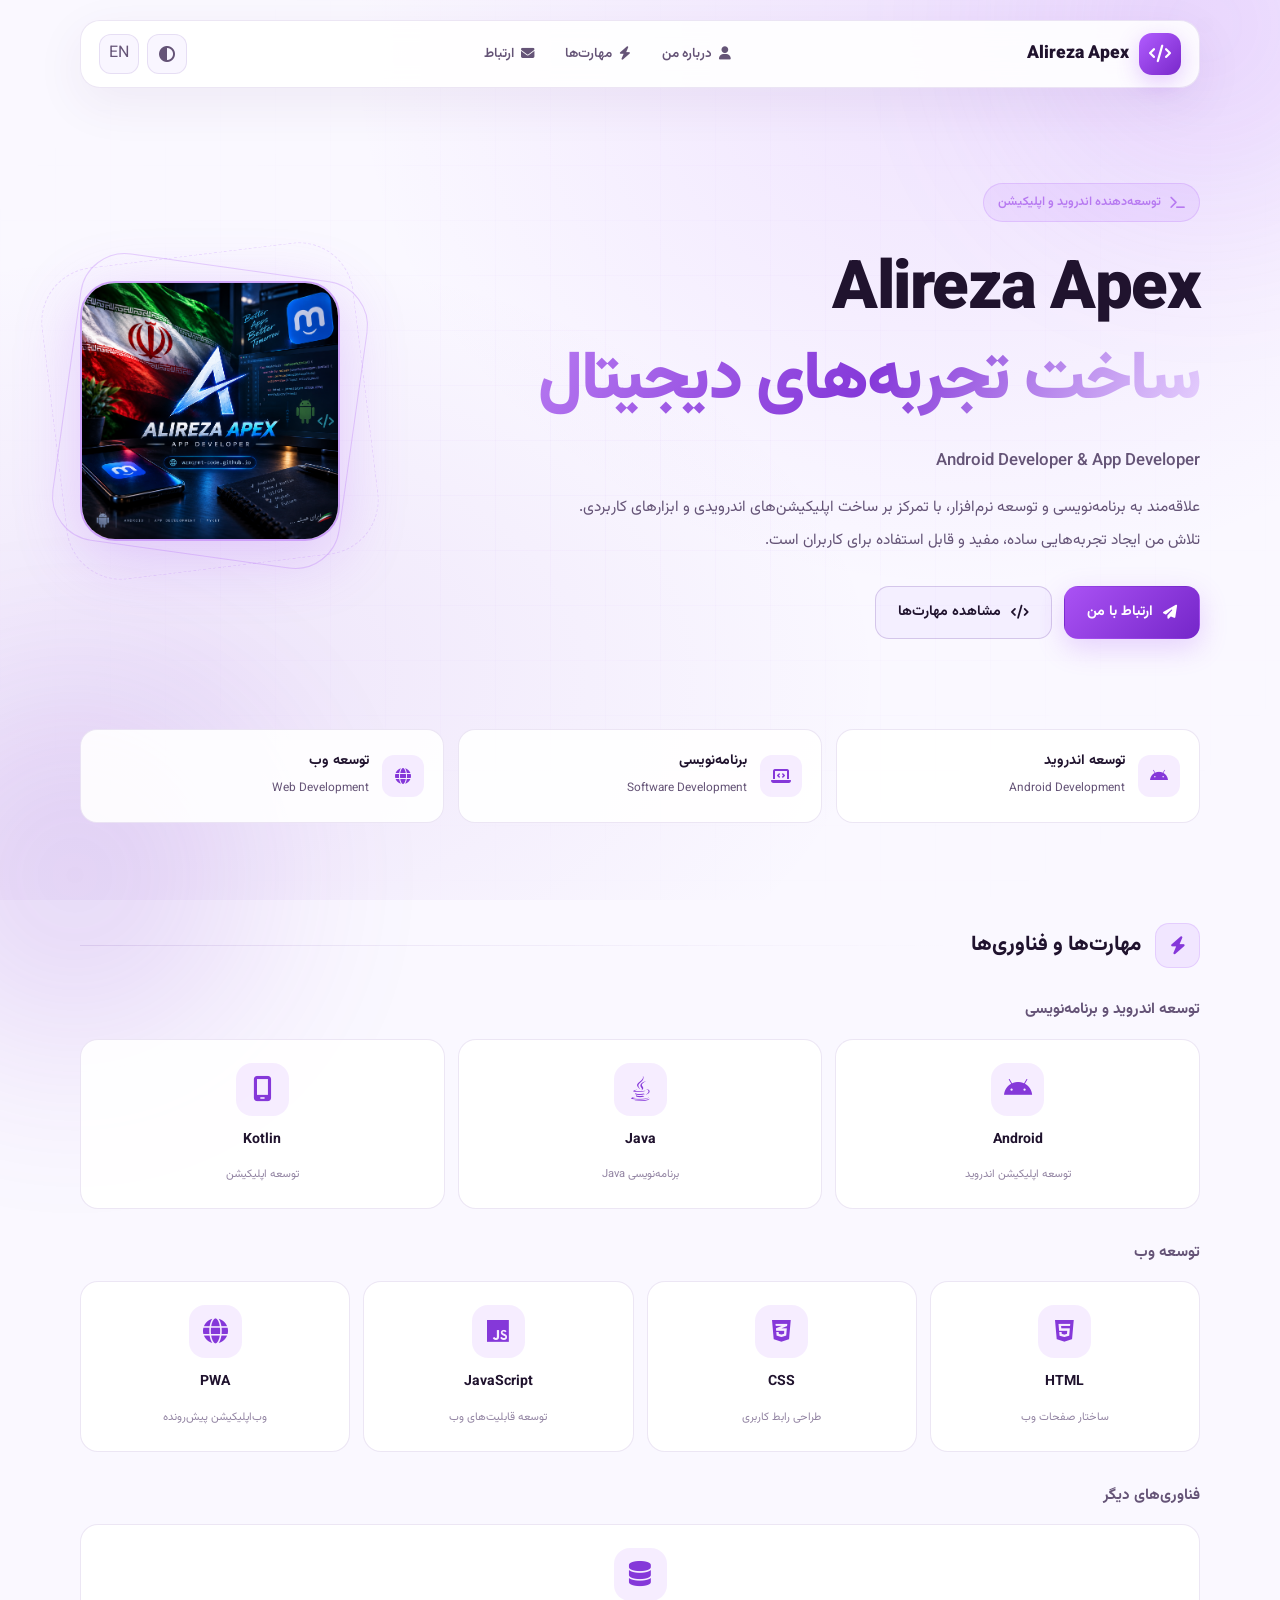
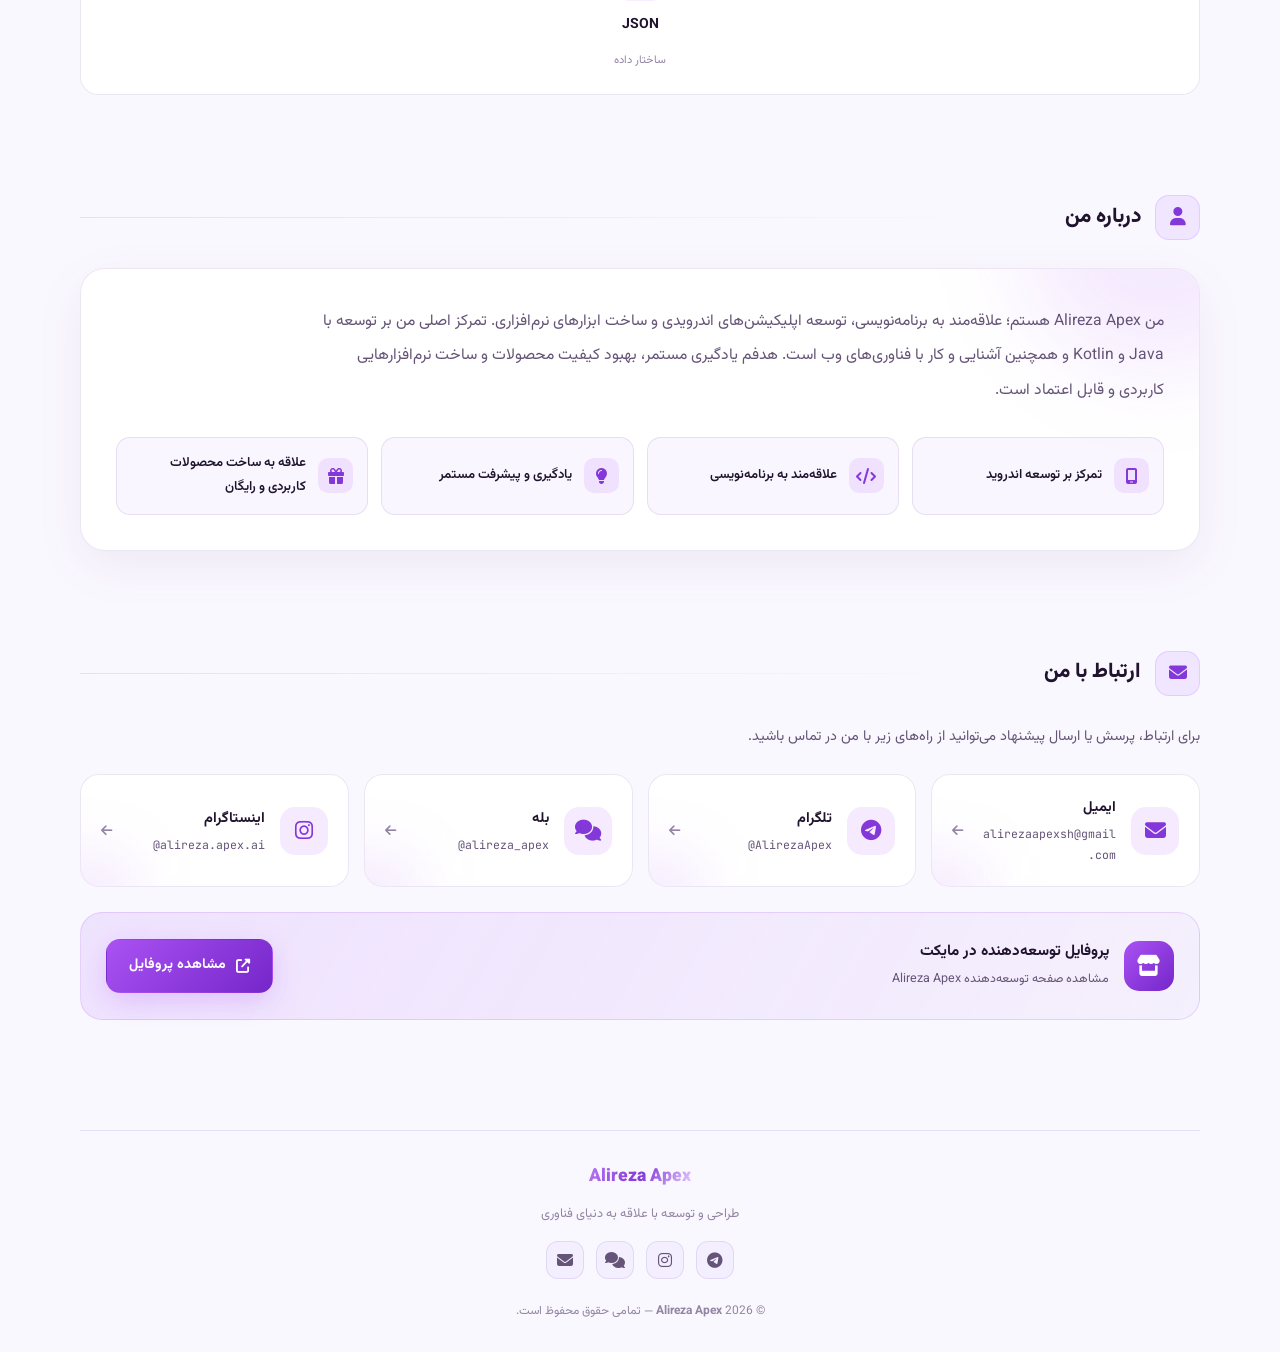
<file: index.html>
<!DOCTYPE html>
<html lang="fa" dir="rtl">
<head>
    <meta charset="UTF-8">
    <meta name="viewport" content="width=device-width, initial-scale=1.0">

    <title>Alireza Apex | Android Developer</title>

    <meta name="description" content="وب‌سایت رسمی Alireza Apex؛ توسعه‌دهنده اندروید و اپلیکیشن با تمرکز بر Java، Kotlin و فناوری‌های توسعه نرم‌افزار.">
    <meta name="author" content="Alireza Apex">
    <meta name="robots" content="index, follow, max-image-preview:large">

    <meta name="theme-color" content="#080711">
    <meta name="color-scheme" content="dark light">

    <meta name="application-name" content="Alireza Apex">
    <meta name="apple-mobile-web-app-capable" content="yes">
    <meta name="apple-mobile-web-app-status-bar-style" content="black-translucent">
    <meta name="apple-mobile-web-app-title" content="Alireza Apex">

    <link rel="canonical" href="https://wzxqrmt-code.github.io/">

    <link rel="icon"
          href="https://wzxqrmt-code.github.io/AlirezaApex.png"
          type="image/png">

    <link rel="apple-touch-icon"
          href="https://wzxqrmt-code.github.io/AlirezaApex.png">

    <!-- Open Graph -->
    <meta property="og:type" content="website">
    <meta property="og:title" content="Alireza Apex | Android Developer">
    <meta property="og:description" content="وب‌سایت رسمی Alireza Apex؛ توسعه‌دهنده اندروید و اپلیکیشن.">
    <meta property="og:url" content="https://wzxqrmt-code.github.io/">
    <meta property="og:image" content="https://wzxqrmt-code.github.io/AlirezaApex.png">
    <meta property="og:image:alt" content="Alireza Apex">
    <meta property="og:site_name" content="Alireza Apex">
    <meta property="og:locale" content="fa_IR">
    <meta property="og:locale:alternate" content="en_US">

    <!-- Twitter / X -->
    <meta name="twitter:card" content="summary">
    <meta name="twitter:title" content="Alireza Apex | Android Developer">
    <meta name="twitter:description" content="Official website of Alireza Apex. Android and App Developer.">
    <meta name="twitter:image" content="https://wzxqrmt-code.github.io/AlirezaApex.png">

    <!-- Structured Data -->
    <script type="application/ld+json" id="structuredData">
    {
        "@context": "https://schema.org",
        "@graph": [
            {
                "@type": "Person",
                "@id": "https://wzxqrmt-code.github.io/#person",
                "name": "Alireza Apex",
                "url": "https://wzxqrmt-code.github.io/",
                "image": "https://wzxqrmt-code.github.io/AlirezaApex.png",
                "jobTitle": "Android Developer",
                "description": "Android and App Developer interested in building practical software and mobile applications.",
                "knowsAbout": [
                    "Android Development",
                    "Java",
                    "Kotlin",
                    "HTML",
                    "CSS",
                    "JavaScript",
                    "Progressive Web Apps",
                    "JSON"
                ],
                "sameAs": [
                    "https://myket.ir/developer/dev-99625/apps?lang=fa",
                    "https://t.me/AlirezaApex",
                    "https://ble.ir/alireza_apex",
                    "https://www.instagram.com/alireza.apex.ai"
                ]
            },
            {
                "@type": "WebSite",
                "@id": "https://wzxqrmt-code.github.io/#website",
                "url": "https://wzxqrmt-code.github.io/",
                "name": "Alireza Apex",
                "description": "Official website of Alireza Apex.",
                "publisher": {
                    "@id": "https://wzxqrmt-code.github.io/#person"
                },
                "inLanguage": [
                    "fa-IR",
                    "en-US"
                ]
            }
        ]
    }
    </script>

    <!-- Analytics -->
    <script
        data-goatcounter="https://alireza-apex.goatcounter.com/count"
        async
        src="https://gc.zgo.at/count.js">
    </script>

    <!-- Fonts -->
    <link rel="preconnect" href="https://fonts.googleapis.com">
    <link rel="preconnect" href="https://fonts.gstatic.com" crossorigin>

    <link href="https://fonts.googleapis.com/css2?family=Vazirmatn:wght@300;400;500;600;700;800;900&family=JetBrains+Mono:wght@400;500;700&display=swap"
          rel="stylesheet">

    <!-- Icons -->
    <link rel="stylesheet"
          href="https://cdnjs.cloudflare.com/ajax/libs/font-awesome/6.5.2/css/all.min.css">

    <style>

        /* =========================
           ROOT & VARIABLES
        ========================= */

        :root {
            color-scheme: dark;

            --bg: #080711;
            --bg-secondary: #0d0b19;

            --surface: rgba(255,255,255,.035);
            --surface-hover: rgba(255,255,255,.065);

            --card: rgba(17,15,31,.78);

            --border: rgba(255,255,255,.085);
            --border-strong: rgba(255,255,255,.15);

            --text: #f7f5fc;
            --text-muted: #aaa5ba;
            --text-dim: #777185;

            --primary: #a855f7;
            --primary-dark: #7928ca;
            --primary-light: #d8b4fe;

            --green: #36d399;

            --shadow: 0 15px 50px rgba(0,0,0,.18);

            --radius-sm: 12px;
            --radius-md: 18px;
            --radius-lg: 26px;

            --transition: .3s ease;
        }

        body.light-theme {
            color-scheme: light;

            --bg: #faf8ff;
            --bg-secondary: #f1ecfa;

            --surface: rgba(122,44,255,.045);
            --surface-hover: rgba(122,44,255,.085);

            --card: rgba(255,255,255,.9);

            --border: rgba(100,50,160,.12);
            --border-strong: rgba(100,50,160,.22);

            --text: #20132e;
            --text-muted: #655477;
            --text-dim: #9385a3;

            --primary: #8538d9;
            --primary-dark: #6622bb;
            --primary-light: #b77af1;

            --shadow: 0 15px 50px rgba(80,40,120,.07);
        }


        /* =========================
           RESET
        ========================= */

        * {
            margin: 0;
            padding: 0;
            box-sizing: border-box;
        }

        html {
            scroll-behavior: smooth;
            scroll-padding-top: 110px;
        }

        body {
            font-family: 'Vazirmatn', sans-serif;

            background: var(--bg);
            color: var(--text);

            line-height: 1.8;
            min-height: 100vh;

            overflow-x: hidden;

            transition:
                background .4s,
                color .4s;
        }

        button,
        a {
            font: inherit;
            -webkit-tap-highlight-color: transparent;
        }

        button {
            color: inherit;
        }

        a {
            color: inherit;
            text-decoration: none;
        }

        button:focus-visible,
        a:focus-visible {
            outline: 2px solid var(--primary);
            outline-offset: 4px;
        }

        ::selection {
            background: var(--primary);
            color: white;
        }


        /* =========================
           BACKGROUND
        ========================= */

        .background {
            position: fixed;
            inset: 0;
            z-index: -5;
            pointer-events: none;
            overflow: hidden;

            background:
                radial-gradient(
                    ellipse at 75% 5%,
                    rgba(168,85,247,.13),
                    transparent 45%
                ),
                radial-gradient(
                    ellipse at 15% 75%,
                    rgba(121,40,202,.09),
                    transparent 45%
                ),
                var(--bg);
        }

        .background-grid {
            position: fixed;
            inset: 0;
            z-index: -4;
            pointer-events: none;

            background-image:
                linear-gradient(
                    rgba(168,85,247,.035) 1px,
                    transparent 1px
                ),
                linear-gradient(
                    90deg,
                    rgba(168,85,247,.035) 1px,
                    transparent 1px
                );

            background-size: 55px 55px;

            mask-image:
                radial-gradient(
                    ellipse at center,
                    black,
                    transparent 85%
                );

            -webkit-mask-image:
                radial-gradient(
                    ellipse at center,
                    black,
                    transparent 85%
                );
        }

        .orb {
            position: fixed;
            width: 350px;
            height: 350px;

            border-radius: 50%;
            filter: blur(100px);

            z-index: -3;
            pointer-events: none;

            opacity: .16;

            animation: floating 22s ease-in-out infinite;
        }

        .orb-one {
            background: #a855f7;
            top: -150px;
            right: -100px;
        }

        .orb-two {
            background: #7928ca;
            bottom: -150px;
            left: -100px;
            animation-delay: -10s;
        }

        @keyframes floating {
            0%,100% {
                transform: translate(0,0);
            }

            50% {
                transform: translate(30px,-35px);
            }
        }


        /* =========================
           GENERAL
        ========================= */

        .container {
            width: min(1120px, calc(100% - 40px));
            margin: auto;
        }

        .section {
            margin-top: 100px;
            scroll-margin-top: 110px;
        }

        .section-heading {
            display: flex;
            align-items: center;
            gap: 14px;

            margin-bottom: 28px;
        }

        .section-icon {
            width: 45px;
            height: 45px;

            display: grid;
            place-items: center;

            border-radius: 14px;

            color: var(--primary);

            background: rgba(168,85,247,.1);
            border: 1px solid rgba(168,85,247,.18);

            font-size: 18px;
            flex-shrink: 0;
        }

        .section-heading h2 {
            font-size: 1.3rem;
            font-weight: 800;
        }

        .heading-line {
            flex: 1;
            height: 1px;

            background:
                linear-gradient(
                    90deg,
                    var(--border),
                    transparent
                );
        }

        .gradient-text {
            background:
                linear-gradient(
                    120deg,
                    var(--primary-light),
                    var(--primary),
                    #e9d5ff
                );

            -webkit-background-clip: text;
            background-clip: text;

            -webkit-text-fill-color: transparent;
        }


        /* =========================
           HEADER
        ========================= */

        .header {
            position: sticky;
            top: 15px;
            z-index: 100;

            margin-top: 20px;
            padding: 12px 18px;

            display: flex;
            align-items: center;
            justify-content: space-between;

            gap: 15px;

            background: var(--card);

            border: 1px solid var(--border);
            border-radius: 20px;

            backdrop-filter: blur(22px);
            -webkit-backdrop-filter: blur(22px);

            box-shadow: var(--shadow);
        }

        .logo {
            display: flex;
            align-items: center;
            gap: 10px;

            font-size: 1.1rem;
            font-weight: 900;

            white-space: nowrap;
        }

        .logo-icon {
            width: 42px;
            height: 42px;

            display: grid;
            place-items: center;

            border-radius: 13px;

            color: white;

            background:
                linear-gradient(
                    135deg,
                    #b15cff,
                    #7928ca
                );

            box-shadow:
                0 7px 22px rgba(168,85,247,.3);
        }

        .navigation {
            display: flex;
            align-items: center;
            gap: 5px;

            list-style: none;
        }

        .navigation a {
            display: flex;
            align-items: center;
            gap: 7px;

            padding: 9px 13px;

            border-radius: 11px;

            color: var(--text-muted);

            font-size: .84rem;
            font-weight: 600;

            transition: var(--transition);
        }

        .navigation a:hover {
            color: var(--primary);
            background: var(--surface-hover);
        }

        .header-actions {
            display: flex;
            align-items: center;
            gap: 8px;
        }

        .icon-button {
            width: 40px;
            height: 40px;

            display: grid;
            place-items: center;

            border-radius: 12px;

            border: 1px solid var(--border);
            background: var(--surface);

            color: var(--text-muted);

            cursor: pointer;

            transition: var(--transition);
        }

        .icon-button:hover {
            color: var(--primary);
            border-color: var(--primary);
            transform: translateY(-2px);
        }


        /* =========================
           HERO
        ========================= */

        .hero {
            padding: 95px 0 25px;

            display: grid;
            grid-template-columns: 1fr auto;

            align-items: center;
            gap: 60px;
        }

        .hero-content {
            animation: fade-up .8s ease both;
        }

        .hero-tag {
            display: inline-flex;
            align-items: center;
            gap: 9px;

            padding: 7px 14px;

            border-radius: 100px;

            color: var(--primary-light);

            background: rgba(168,85,247,.09);
            border: 1px solid rgba(168,85,247,.2);

            font-size: .78rem;
            font-weight: 600;

            margin-bottom: 25px;
        }

        .hero-tag i {
            font-size: 13px;
        }

        .hero h1 {
            font-size: clamp(2.3rem, 5.5vw, 4.2rem);

            font-weight: 900;
            line-height: 1.35;

            letter-spacing: -1.5px;

            margin-bottom: 18px;
        }

        .hero-subtitle {
            color: var(--text-muted);

            font-size: 1.05rem;
            font-weight: 500;

            margin-bottom: 15px;
        }

        .hero-description {
            max-width: 650px;

            color: var(--text-muted);

            font-size: .96rem;
            line-height: 2.1;

            margin-bottom: 30px;
        }

        .hero-buttons {
            display: flex;
            flex-wrap: wrap;
            gap: 12px;
        }

        .button-primary,
        .button-secondary {
            display: inline-flex;
            align-items: center;
            justify-content: center;

            gap: 10px;

            padding: 13px 22px;

            border-radius: 14px;

            font-size: .88rem;
            font-weight: 700;

            cursor: pointer;

            transition: var(--transition);
        }

        .button-primary {
            color: white;

            background:
                linear-gradient(
                    135deg,
                    #aa52f4,
                    #7526c9
                );

            border: 1px solid transparent;

            box-shadow:
                0 9px 28px rgba(168,85,247,.24);
        }

        .button-primary:hover {
            transform: translateY(-3px);

            box-shadow:
                0 13px 35px rgba(168,85,247,.38);
        }

        .button-secondary {
            color: var(--text);

            background: var(--surface);

            border: 1px solid var(--border-strong);
        }

        .button-secondary:hover {
            color: var(--primary);
            border-color: var(--primary);

            background: var(--surface-hover);
        }

        .hero-image {
            position: relative;

            width: 260px;
            height: 260px;

            flex-shrink: 0;
        }

        .hero-image::before {
            content: '';

            position: absolute;
            inset: -15px;

            border-radius: 45px;

            border: 1px solid rgba(168,85,247,.25);

            transform: rotate(8deg);
        }

        .hero-image::after {
            content: '';

            position: absolute;
            inset: -27px;

            border-radius: 55px;

            border: 1px dashed rgba(168,85,247,.17);

            transform: rotate(-7deg);
        }

        .hero-image img {
            width: 100%;
            height: 100%;

            object-fit: cover;

            border-radius: 35px;

            border: 2px solid rgba(168,85,247,.5);

            box-shadow:
                0 15px 65px rgba(168,85,247,.25);

            position: relative;
            z-index: 1;
        }


        /* =========================
           INTRO STRIP
        ========================= */

        .intro-strip {
            display: grid;
            grid-template-columns: repeat(3,1fr);

            gap: 14px;

            margin-top: 65px;
        }

        .intro-item {
            display: flex;
            align-items: center;
            gap: 13px;

            padding: 19px;

            background: var(--card);

            border: 1px solid var(--border);
            border-radius: 17px;

            transition: var(--transition);
        }

        .intro-item:hover {
            transform: translateY(-4px);
            border-color: var(--primary);
        }

        .intro-item-icon {
            width: 42px;
            height: 42px;

            display: grid;
            place-items: center;

            border-radius: 12px;

            color: var(--primary);

            background: rgba(168,85,247,.1);

            flex-shrink: 0;
        }

        .intro-item strong {
            display: block;
            font-size: .88rem;
        }

        .intro-item span {
            color: var(--text-muted);
            font-size: .74rem;
        }


        /* =========================
           SKILLS
        ========================= */

        .skills-category {
            margin-bottom: 30px;
        }

        .category-title {
            font-size: .95rem;
            font-weight: 700;

            color: var(--text-muted);

            margin-bottom: 15px;
        }

        .skills-grid {
            display: grid;

            grid-template-columns:
                repeat(auto-fit,minmax(135px,1fr));

            gap: 13px;
        }

        .skill-card {
            padding: 23px 13px;

            display: flex;
            flex-direction: column;

            align-items: center;
            justify-content: center;

            gap: 12px;

            text-align: center;

            background: var(--card);

            border: 1px solid var(--border);
            border-radius: 18px;

            transition: var(--transition);
        }

        .skill-card:hover {
            transform: translateY(-5px);

            border-color: rgba(168,85,247,.5);

            box-shadow:
                0 12px 35px rgba(168,85,247,.1);
        }

        .skill-icon {
            width: 53px;
            height: 53px;

            display: grid;
            place-items: center;

            border-radius: 16px;

            color: var(--primary);

            background: rgba(168,85,247,.1);

            font-size: 25px;
        }

        .skill-card strong {
            font-size: .88rem;
        }

        .skill-card small {
            color: var(--text-dim);
            font-size: .7rem;
        }


        /* =========================
           ABOUT
        ========================= */

        .about-card {
            position: relative;
            overflow: hidden;

            padding: 35px;

            background: var(--card);

            border: 1px solid var(--border);
            border-radius: 25px;

            box-shadow: var(--shadow);
        }

        .about-card::before {
            content: '';

            position: absolute;

            width: 280px;
            height: 280px;

            top: -180px;
            right: -100px;

            border-radius: 50%;

            background: rgba(168,85,247,.12);

            filter: blur(45px);
            pointer-events: none;
        }

        .about-description {
            position: relative;

            color: var(--text-muted);

            font-size: .98rem;
            line-height: 2.2;

            max-width: 850px;

            margin-bottom: 30px;
        }

        .about-features {
            display: grid;

            grid-template-columns:
                repeat(auto-fit,minmax(220px,1fr));

            gap: 13px;
        }

        .about-feature {
            display: flex;
            align-items: center;
            gap: 12px;

            padding: 14px;

            background: var(--surface);

            border: 1px solid var(--border);
            border-radius: 14px;

            transition: var(--transition);
        }

        .about-feature:hover {
            border-color: var(--primary);
            background: var(--surface-hover);
        }

        .about-feature i {
            width: 35px;
            height: 35px;

            display: grid;
            place-items: center;

            border-radius: 10px;

            background: rgba(168,85,247,.12);

            color: var(--primary);

            flex-shrink: 0;
        }

        .about-feature span {
            font-size: .82rem;
            font-weight: 600;
        }


        /* =========================
           CONTACT
        ========================= */

        .contact-description {
            color: var(--text-muted);

            font-size: .9rem;

            margin-bottom: 25px;
        }

        .contact-grid {
            display: grid;

            grid-template-columns:
                repeat(auto-fit,minmax(230px,1fr));

            gap: 15px;
        }

        .contact-card {
            position: relative;
            overflow: hidden;

            display: flex;
            align-items: center;
            gap: 15px;

            padding: 20px;

            background: var(--card);

            border: 1px solid var(--border);
            border-radius: 19px;

            transition: var(--transition);
        }

        .contact-card::after {
            content: '';

            position: absolute;

            width: 100px;
            height: 100px;

            bottom: -70px;
            left: -50px;

            background: rgba(168,85,247,.12);

            filter: blur(30px);

            pointer-events: none;
        }

        .contact-card:hover {
            transform: translateY(-5px);

            border-color: var(--primary);

            box-shadow:
                0 12px 35px rgba(168,85,247,.1);
        }

        .contact-icon {
            width: 48px;
            height: 48px;

            display: grid;
            place-items: center;

            flex-shrink: 0;

            border-radius: 15px;

            color: var(--primary);

            background: rgba(168,85,247,.12);

            font-size: 21px;
        }

        .contact-info {
            min-width: 0;
        }

        .contact-info strong {
            display: block;

            font-size: .9rem;
            margin-bottom: 3px;
        }

        .contact-info span {
            display: block;

            color: var(--text-muted);

            font-family: 'JetBrains Mono', monospace;

            font-size: .72rem;

            direction: ltr;
            text-align: right;

            overflow-wrap: anywhere;
        }

        .contact-arrow {
            margin-right: auto;

            color: var(--text-dim);

            font-size: 13px;

            transition: var(--transition);
        }

        .contact-card:hover .contact-arrow {
            color: var(--primary);
            transform: translateX(-4px);
        }


        /* =========================
           MYKET BANNER
        ========================= */

        .myket-banner {
            margin-top: 25px;

            padding: 25px;

            display: flex;
            align-items: center;
            justify-content: space-between;

            gap: 20px;

            background:
                linear-gradient(
                    120deg,
                    rgba(168,85,247,.13),
                    rgba(121,40,202,.04)
                );

            border: 1px solid rgba(168,85,247,.2);

            border-radius: 22px;
        }

        .myket-info {
            display: flex;
            align-items: center;
            gap: 15px;
        }

        .myket-icon {
            width: 50px;
            height: 50px;

            display: grid;
            place-items: center;

            border-radius: 15px;

            background:
                linear-gradient(
                    135deg,
                    #aa52f4,
                    #7526c9
                );

            color: white;

            font-size: 21px;
        }

        .myket-info strong {
            display: block;
            font-size: .95rem;
        }

        .myket-info span {
            color: var(--text-muted);
            font-size: .78rem;
        }


        /* =========================
           FOOTER
        ========================= */

        .footer {
            margin-top: 110px;

            padding: 30px 0;

            border-top: 1px solid var(--border);

            text-align: center;
        }

        .footer-logo {
            display: inline-block;

            font-size: 1.1rem;
            font-weight: 900;

            margin-bottom: 10px;
        }

        .footer-description {
            color: var(--text-dim);
            font-size: .8rem;

            margin-bottom: 15px;
        }

        .footer-socials {
            display: flex;
            justify-content: center;
            gap: 12px;

            margin-bottom: 22px;
        }

        .footer-socials a {
            width: 38px;
            height: 38px;

            display: grid;
            place-items: center;

            border-radius: 12px;

            background: var(--surface);

            border: 1px solid var(--border);

            color: var(--text-muted);

            transition: var(--transition);
        }

        .footer-socials a:hover {
            color: var(--primary);
            border-color: var(--primary);

            transform: translateY(-3px);
        }

        .copyright {
            color: var(--text-dim);
            font-size: .75rem;
        }


        /* =========================
           SCROLL REVEAL
        ========================= */

        .reveal {
            opacity: 1;
            transform: none;
        }

        .js .reveal {
            opacity: 0;

            transform: translateY(25px);

            transition:
                opacity .7s ease,
                transform .7s ease;
        }

        .js .reveal.visible {
            opacity: 1;
            transform: translateY(0);
        }


        /* =========================
           ANIMATIONS
        ========================= */

        @keyframes fade-up {
            from {
                opacity: 0;
                transform: translateY(25px);
            }

            to {
                opacity: 1;
                transform: translateY(0);
            }
        }


        /* =========================
           RESPONSIVE
        ========================= */

        @media(max-width:900px) {

            .hero {
                gap: 35px;
            }

            .hero-image {
                width: 220px;
                height: 220px;
            }

            .intro-strip {
                grid-template-columns: 1fr;
            }

        }

        @media(max-width:700px) {

            .container {
                width: min(100% - 28px,1120px);
            }

            .header {
                padding: 10px 12px;
                gap: 8px;
            }

            .logo {
                font-size: .9rem;
                gap: 7px;
            }

            .logo-icon {
                width: 36px;
                height: 36px;
            }

            .navigation {
                gap: 1px;
            }

            .navigation a {
                padding: 9px 10px;
            }

            .navigation a span {
                display: none;
            }

            .header-actions {
                gap: 5px;
            }

            .icon-button {
                width: 35px;
                height: 35px;
            }

            .hero {
                padding-top: 65px;

                grid-template-columns: 1fr;

                text-align: center;

                gap: 45px;
            }

            .hero-content {
                order: 2;
            }

            .hero-image {
                order: 1;

                width: 170px;
                height: 170px;

                margin: auto;
            }

            .hero-image::before {
                border-radius: 35px;
            }

            .hero-image::after {
                border-radius: 42px;
            }

            .hero-image img {
                border-radius: 26px;
            }

            .hero h1 {
                font-size: clamp(2rem,9vw,3rem);
            }

            .hero-description {
                font-size: .88rem;
                margin-inline: auto;
            }

            .hero-buttons {
                justify-content: center;
            }

            .section {
                margin-top: 75px;
            }

            .about-card {
                padding: 23px;
            }

            .myket-banner {
                flex-direction: column;
                text-align: center;
            }

            .myket-info {
                flex-direction: column;
            }

        }

        @media(max-width:400px) {

            .logo span {
                font-size: .8rem;
            }

            .navigation a {
                padding: 8px;
            }

            .skills-grid {
                grid-template-columns:
                    repeat(2,minmax(0,1fr));
            }

            .hero-buttons a {
                width: 100%;
            }

        }


        /* =========================
           REDUCED MOTION
        ========================= */

        @media(prefers-reduced-motion:reduce) {

            *,
            *::before,
            *::after {
                scroll-behavior: auto !important;

                animation-duration: .01ms !important;
                animation-iteration-count: 1 !important;

                transition-duration: .01ms !important;
            }

            .js .reveal {
                opacity: 1;
                transform: none;
            }

        }

    </style>
</head>

<body>

    <!-- Background -->

    <div class="background"></div>
    <div class="background-grid"></div>

    <div class="orb orb-one"></div>
    <div class="orb orb-two"></div>


    <div class="container">

        <!-- HEADER -->

        <header class="header">

            <a href="#home"
               class="logo"
               aria-label="Alireza Apex - Home">

                <span class="logo-icon">
                    <i class="fas fa-code" aria-hidden="true"></i>
                </span>

                <span>Alireza Apex</span>

            </a>


            <nav aria-label="Main navigation">

                <ul class="navigation">

                    <li>
                        <a href="#about">
                            <i class="fas fa-user" aria-hidden="true"></i>
                            <span data-i18n="nav_about">درباره من</span>
                        </a>
                    </li>

                    <li>
                        <a href="#skills">
                            <i class="fas fa-bolt" aria-hidden="true"></i>
                            <span data-i18n="nav_skills">مهارت‌ها</span>
                        </a>
                    </li>

                    <li>
                        <a href="#contact">
                            <i class="fas fa-envelope" aria-hidden="true"></i>
                            <span data-i18n="nav_contact">ارتباط</span>
                        </a>
                    </li>

                </ul>

            </nav>


            <div class="header-actions">

                <button
                    class="icon-button"
                    id="themeToggle"
                    type="button"
                    aria-label="تغییر تم"
                    title="تغییر تم">

                    <i class="fas fa-circle-half-stroke"></i>

                </button>


                <button
                    class="icon-button"
                    id="langToggle"
                    type="button"
                    aria-label="Change language"
                    title="Change language">

                    EN

                </button>

            </div>

        </header>


        <main id="home">

            <!-- HERO -->

            <section class="hero">

                <div class="hero-content">

                    <div class="hero-tag">

                        <i class="fas fa-terminal"></i>

                        <span data-i18n="hero_tag">
                            توسعه‌دهنده اندروید و اپلیکیشن
                        </span>

                    </div>


                    <h1 id="heroTitle">

                        Alireza Apex

                        <br>

                        <span class="gradient-text"
                              data-i18n="hero_heading">

                            ساخت تجربه‌های دیجیتال

                        </span>

                    </h1>


                    <p class="hero-subtitle"
                       data-i18n="hero_subtitle">

                        Android Developer & App Developer

                    </p>


                    <p class="hero-description"
                       data-i18n="hero_description">

                        علاقه‌مند به برنامه‌نویسی و توسعه نرم‌افزار، با تمرکز بر ساخت اپلیکیشن‌های اندرویدی و ابزارهای کاربردی. تلاش من ایجاد تجربه‌هایی ساده، مفید و قابل استفاده برای کاربران است.

                    </p>


                    <div class="hero-buttons">

                        <a
                            href="#contact"
                            class="button-primary">

                            <i class="fas fa-paper-plane"></i>

                            <span data-i18n="contact_button">
                                ارتباط با من
                            </span>

                        </a>


                        <a
                            href="#skills"
                            class="button-secondary">

                            <i class="fas fa-code"></i>

                            <span data-i18n="skills_button">
                                مشاهده مهارت‌ها
                            </span>

                        </a>

                    </div>

                </div>


                <div class="hero-image">

                    <img
                        src="./AlirezaApex.png"
                        alt="Alireza Apex"
                        width="260"
                        height="260"
                        fetchpriority="high"
                        decoding="async">

                </div>

            </section>


            <!-- INTRODUCTION -->

            <section class="intro-strip reveal"
                     aria-label="Areas of interest">

                <div class="intro-item">

                    <div class="intro-item-icon">
                        <i class="fab fa-android"></i>
                    </div>

                    <div>
                        <strong data-i18n="intro_1_title">
                            توسعه اندروید
                        </strong>

                        <span data-i18n="intro_1_desc">
                            Android Development
                        </span>
                    </div>

                </div>


                <div class="intro-item">

                    <div class="intro-item-icon">
                        <i class="fas fa-laptop-code"></i>
                    </div>

                    <div>
                        <strong data-i18n="intro_2_title">
                            برنامه‌نویسی
                        </strong>

                        <span data-i18n="intro_2_desc">
                            Software Development
                        </span>
                    </div>

                </div>


                <div class="intro-item">

                    <div class="intro-item-icon">
                        <i class="fas fa-globe"></i>
                    </div>

                    <div>
                        <strong data-i18n="intro_3_title">
                            توسعه وب
                        </strong>

                        <span data-i18n="intro_3_desc">
                            Web Development
                        </span>
                    </div>

                </div>

            </section>


            <!-- SKILLS -->

            <section class="section reveal"
                     id="skills"
                     aria-labelledby="skillsTitle">

                <div class="section-heading">

                    <div class="section-icon">
                        <i class="fas fa-bolt"></i>
                    </div>

                    <h2 id="skillsTitle"
                        data-i18n="skills_title">

                        مهارت‌ها و فناوری‌ها

                    </h2>

                    <div class="heading-line"></div>

                </div>


                <!-- Android -->

                <div class="skills-category">

                    <h3 class="category-title"
                        data-i18n="category_android">

                        توسعه اندروید و برنامه‌نویسی

                    </h3>


                    <div class="skills-grid">

                        <div class="skill-card">

                            <div class="skill-icon">
                                <i class="fab fa-android"></i>
                            </div>

                            <strong>Android</strong>

                            <small data-i18n="skill_android">
                                توسعه اپلیکیشن اندروید
                            </small>

                        </div>


                        <div class="skill-card">

                            <div class="skill-icon">
                                <i class="fab fa-java"></i>
                            </div>

                            <strong>Java</strong>

                            <small data-i18n="skill_java">
                                برنامه‌نویسی Java
                            </small>

                        </div>


                        <div class="skill-card">

                            <div class="skill-icon">
                                <i class="fas fa-mobile-screen"></i>
                            </div>

                            <strong>Kotlin</strong>

                            <small data-i18n="skill_kotlin">
                                توسعه اپلیکیشن
                            </small>

                        </div>

                    </div>

                </div>


                <!-- Web -->

                <div class="skills-category">

                    <h3 class="category-title"
                        data-i18n="category_web">

                        توسعه وب

                    </h3>


                    <div class="skills-grid">

                        <div class="skill-card">

                            <div class="skill-icon">
                                <i class="fab fa-html5"></i>
                            </div>

                            <strong>HTML</strong>

                            <small data-i18n="skill_html">
                                ساختار صفحات وب
                            </small>

                        </div>


                        <div class="skill-card">

                            <div class="skill-icon">
                                <i class="fab fa-css3-alt"></i>
                            </div>

                            <strong>CSS</strong>

                            <small data-i18n="skill_css">
                                طراحی رابط کاربری
                            </small>

                        </div>


                        <div class="skill-card">

                            <div class="skill-icon">
                                <i class="fab fa-js"></i>
                            </div>

                            <strong>JavaScript</strong>

                            <small data-i18n="skill_js">
                                توسعه قابلیت‌های وب
                            </small>

                        </div>


                        <div class="skill-card">

                            <div class="skill-icon">
                                <i class="fas fa-globe"></i>
                            </div>

                            <strong>PWA</strong>

                            <small data-i18n="skill_pwa">
                                وب‌اپلیکیشن پیش‌رونده
                            </small>

                        </div>

                    </div>

                </div>


                <!-- Other -->

                <div class="skills-category">

                    <h3 class="category-title"
                        data-i18n="category_other">

                        فناوری‌های دیگر

                    </h3>


                    <div class="skills-grid">

                        <div class="skill-card">

                            <div class="skill-icon">
                                <i class="fas fa-database"></i>
                            </div>

                            <strong>JSON</strong>

                            <small data-i18n="skill_json">
                                ساختار داده
                            </small>

                        </div>

                    </div>

                </div>

            </section>


            <!-- ABOUT -->

            <section class="section reveal"
                     id="about"
                     aria-labelledby="aboutTitle">

                <div class="section-heading">

                    <div class="section-icon">
                        <i class="fas fa-user"></i>
                    </div>

                    <h2 id="aboutTitle"
                        data-i18n="about_title">

                        درباره من

                    </h2>

                    <div class="heading-line"></div>

                </div>


                <div class="about-card">

                    <p class="about-description"
                       data-i18n="about_description">

                        من Alireza Apex هستم؛ علاقه‌مند به برنامه‌نویسی، توسعه اپلیکیشن‌های اندرویدی و ساخت ابزارهای نرم‌افزاری. تمرکز اصلی من بر توسعه با Java و Kotlin و همچنین آشنایی و کار با فناوری‌های وب است. هدفم یادگیری مستمر، بهبود کیفیت محصولات و ساخت نرم‌افزارهایی کاربردی و قابل اعتماد است.

                    </p>


                    <div class="about-features">

                        <div class="about-feature">

                            <i class="fas fa-mobile-screen"></i>

                            <span data-i18n="feature_1">
                                تمرکز بر توسعه اندروید
                            </span>

                        </div>


                        <div class="about-feature">

                            <i class="fas fa-code"></i>

                            <span data-i18n="feature_2">
                                علاقه‌مند به برنامه‌نویسی
                            </span>

                        </div>


                        <div class="about-feature">

                            <i class="fas fa-lightbulb"></i>

                            <span data-i18n="feature_3">
                                یادگیری و پیشرفت مستمر
                            </span>

                        </div>


                        <div class="about-feature">

                            <i class="fas fa-gift"></i>

                            <span data-i18n="feature_4">
                                علاقه به ساخت محصولات کاربردی و رایگان
                            </span>

                        </div>

                    </div>

                </div>

            </section>


            <!-- CONTACT -->

            <section class="section reveal"
                     id="contact"
                     aria-labelledby="contactTitle">

                <div class="section-heading">

                    <div class="section-icon">
                        <i class="fas fa-envelope"></i>
                    </div>

                    <h2 id="contactTitle"
                        data-i18n="contact_title">

                        ارتباط با من

                    </h2>

                    <div class="heading-line"></div>

                </div>


                <p class="contact-description"
                   data-i18n="contact_description">

                    برای ارتباط، پرسش یا ارسال پیشنهاد می‌توانید از راه‌های زیر با من در تماس باشید.

                </p>


                <div class="contact-grid">

                    <!-- Email -->

                    <a
                        href="mailto:alirezaapexsh@gmail.com"
                        class="contact-card"
                        aria-label="Email Alireza Apex">

                        <div class="contact-icon">
                            <i class="fas fa-envelope"></i>
                        </div>

                        <div class="contact-info">

                            <strong data-i18n="email_title">
                                ایمیل
                            </strong>

                            <span>
                                alirezaapexsh@gmail.com
                            </span>

                        </div>

                        <i class="fas fa-arrow-left contact-arrow"></i>

                    </a>


                    <!-- Telegram -->

                    <a
                        href="https://t.me/AlirezaApex"
                        target="_blank"
                        rel="noopener noreferrer"
                        class="contact-card"
                        aria-label="Telegram Alireza Apex">

                        <div class="contact-icon">
                            <i class="fab fa-telegram"></i>
                        </div>

                        <div class="contact-info">

                            <strong data-i18n="telegram_title">
                                تلگرام
                            </strong>

                            <span>
                                @AlirezaApex
                            </span>

                        </div>

                        <i class="fas fa-arrow-left contact-arrow"></i>

                    </a>


                    <!-- Bale -->

                    <a
                        href="https://ble.ir/alireza_apex"
                        target="_blank"
                        rel="noopener noreferrer"
                        class="contact-card"
                        aria-label="Bale Alireza Apex">

                        <div class="contact-icon">
                            <i class="fas fa-comments"></i>
                        </div>

                        <div class="contact-info">

                            <strong data-i18n="bale_title">
                                بله
                            </strong>

                            <span>
                                @alireza_apex
                            </span>

                        </div>

                        <i class="fas fa-arrow-left contact-arrow"></i>

                    </a>


                    <!-- Instagram -->

                    <a
                        href="https://www.instagram.com/alireza.apex.ai"
                        target="_blank"
                        rel="noopener noreferrer"
                        class="contact-card"
                        aria-label="Instagram Alireza Apex">

                        <div class="contact-icon">
                            <i class="fab fa-instagram"></i>
                        </div>

                        <div class="contact-info">

                            <strong data-i18n="instagram_title">
                                اینستاگرام
                            </strong>

                            <span>
                                @alireza.apex.ai
                            </span>

                        </div>

                        <i class="fas fa-arrow-left contact-arrow"></i>

                    </a>

                </div>


                <!-- MYKET -->

                <div class="myket-banner">

                    <div class="myket-info">

                        <div class="myket-icon">
                            <i class="fas fa-store"></i>
                        </div>

                        <div>

                            <strong data-i18n="myket_title">
                                پروفایل توسعه‌دهنده در مایکت
                            </strong>

                            <span data-i18n="myket_description">
                                مشاهده صفحه توسعه‌دهنده Alireza Apex
                            </span>

                        </div>

                    </div>


                    <a
                        href="https://myket.ir/developer/dev-99625/apps?lang=fa"
                        target="_blank"
                        rel="noopener noreferrer"
                        class="button-primary">

                        <i class="fas fa-external-link-alt"></i>

                        <span data-i18n="myket_button">
                            مشاهده پروفایل
                        </span>

                    </a>

                </div>

            </section>

        </main>


        <!-- FOOTER -->

        <footer class="footer">

            <a href="#home" class="footer-logo gradient-text">
                Alireza Apex
            </a>


            <p class="footer-description"
               data-i18n="footer_description">

                طراحی و توسعه با علاقه به دنیای فناوری

            </p>


            <div class="footer-socials">

                <a
                    href="https://t.me/AlirezaApex"
                    target="_blank"
                    rel="noopener noreferrer"
                    aria-label="Telegram">

                    <i class="fab fa-telegram"></i>

                </a>


                <a
                    href="https://www.instagram.com/alireza.apex.ai"
                    target="_blank"
                    rel="noopener noreferrer"
                    aria-label="Instagram">

                    <i class="fab fa-instagram"></i>

                </a>


                <a
                    href="https://ble.ir/alireza_apex"
                    target="_blank"
                    rel="noopener noreferrer"
                    aria-label="Bale">

                    <i class="fas fa-comments"></i>

                </a>


                <a
                    href="mailto:alirezaapexsh@gmail.com"
                    aria-label="Email">

                    <i class="fas fa-envelope"></i>

                </a>

            </div>


            <p class="copyright">

                © <span id="currentYear">2026</span>

                <strong>Alireza Apex</strong>

                <span data-i18n="copyright">
                    — تمامی حقوق محفوظ است.
                </span>

            </p>

        </footer>

    </div>


    <!-- JAVASCRIPT -->

    <script>

        (function () {

            'use strict';


            /* =========================
               STATE
            ========================= */

            const state = {

                lang: 'fa',

                theme: 'auto',

                themes: [
                    'auto',
                    'light',
                    'dark'
                ]

            };


            const translations = {

                fa: {

                    nav_about: 'درباره من',
                    nav_skills: 'مهارت‌ها',
                    nav_contact: 'ارتباط',

                    hero_tag: 'توسعه‌دهنده اندروید و اپلیکیشن',

                    hero_heading: 'ساخت تجربه‌های دیجیتال',

                    hero_subtitle: 'Android Developer & App Developer',

                    hero_description:
                        'علاقه‌مند به برنامه‌نویسی و توسعه نرم‌افزار، با تمرکز بر ساخت اپلیکیشن‌های اندرویدی و ابزارهای کاربردی. تلاش من ایجاد تجربه‌هایی ساده، مفید و قابل استفاده برای کاربران است.',

                    contact_button: 'ارتباط با من',
                    skills_button: 'مشاهده مهارت‌ها',

                    intro_1_title: 'توسعه اندروید',
                    intro_1_desc: 'Android Development',

                    intro_2_title: 'برنامه‌نویسی',
                    intro_2_desc: 'Software Development',

                    intro_3_title: 'توسعه وب',
                    intro_3_desc: 'Web Development',

                    skills_title: 'مهارت‌ها و فناوری‌ها',

                    category_android: 'توسعه اندروید و برنامه‌نویسی',
                    category_web: 'توسعه وب',
                    category_other: 'فناوری‌های دیگر',

                    skill_android: 'توسعه اپلیکیشن اندروید',
                    skill_java: 'برنامه‌نویسی Java',
                    skill_kotlin: 'توسعه اپلیکیشن',

                    skill_html: 'ساختار صفحات وب',
                    skill_css: 'طراحی رابط کاربری',
                    skill_js: 'توسعه قابلیت‌های وب',
                    skill_pwa: 'وب‌اپلیکیشن پیش‌رونده',

                    skill_json: 'ساختار داده',

                    about_title: 'درباره من',

                    about_description:
                        'من Alireza Apex هستم؛ علاقه‌مند به برنامه‌نویسی، توسعه اپلیکیشن‌های اندرویدی و ساخت ابزارهای نرم‌افزاری. تمرکز اصلی من بر توسعه با Java و Kotlin و همچنین آشنایی و کار با فناوری‌های وب است. هدفم یادگیری مستمر، بهبود کیفیت محصولات و ساخت نرم‌افزارهایی کاربردی و قابل اعتماد است.',

                    feature_1: 'تمرکز بر توسعه اندروید',
                    feature_2: 'علاقه‌مند به برنامه‌نویسی',
                    feature_3: 'یادگیری و پیشرفت مستمر',
                    feature_4: 'علاقه به ساخت محصولات کاربردی و رایگان',

                    contact_title: 'ارتباط با من',

                    contact_description:
                        'برای ارتباط، پرسش یا ارسال پیشنهاد می‌توانید از راه‌های زیر با من در تماس باشید.',

                    email_title: 'ایمیل',
                    telegram_title: 'تلگرام',
                    bale_title: 'بله',
                    instagram_title: 'اینستاگرام',

                    myket_title: 'پروفایل توسعه‌دهنده در مایکت',

                    myket_description:
                        'مشاهده صفحه توسعه‌دهنده Alireza Apex',

                    myket_button: 'مشاهده پروفایل',

                    footer_description:
                        'طراحی و توسعه با علاقه به دنیای فناوری',

                    copyright: '— تمامی حقوق محفوظ است.',

                    theme_auto: 'تم خودکار',
                    theme_light: 'تم روشن',
                    theme_dark: 'تم تاریک',

                    lang_label: 'تغییر زبان'

                },


                en: {

                    nav_about: 'About',
                    nav_skills: 'Skills',
                    nav_contact: 'Contact',

                    hero_tag: 'Android & App Developer',

                    hero_heading: 'Building Digital Experiences',

                    hero_subtitle: 'Android Developer & App Developer',

                    hero_description:
                        'Passionate about programming and software development, with a focus on building Android applications and practical tools. My goal is to create simple, useful and accessible digital experiences.',

                    contact_button: 'Contact Me',
                    skills_button: 'Explore Skills',

                    intro_1_title: 'Android Development',
                    intro_1_desc: 'Mobile Applications',

                    intro_2_title: 'Programming',
                    intro_2_desc: 'Software Development',

                    intro_3_title: 'Web Development',
                    intro_3_desc: 'Web Technologies',

                    skills_title: 'Skills & Technologies',

                    category_android: 'Android & Programming',
                    category_web: 'Web Development',
                    category_other: 'Other Technologies',

                    skill_android: 'Android Application Development',
                    skill_java: 'Java Programming',
                    skill_kotlin: 'Application Development',

                    skill_html: 'Web Page Structure',
                    skill_css: 'User Interface Design',
                    skill_js: 'Web Functionality',
                    skill_pwa: 'Progressive Web Apps',

                    skill_json: 'Data Structure',

                    about_title: 'About Me',

                    about_description:
                        'I am Alireza Apex, interested in programming, Android application development and building software tools. My main focus is Android development with Java and Kotlin, along with learning and working with web technologies. My goal is continuous learning, improving product quality and building useful and reliable software.',

                    feature_1: 'Focused on Android Development',
                    feature_2: 'Passionate about Programming',
                    feature_3: 'Continuous Learning and Growth',
                    feature_4: 'Interested in Building Useful and Free Products',

                    contact_title: 'Get in Touch',

                    contact_description:
                        'For questions, communication or suggestions, feel free to reach out through the following channels.',

                    email_title: 'Email',
                    telegram_title: 'Telegram',
                    bale_title: 'Bale',
                    instagram_title: 'Instagram',

                    myket_title: 'Myket Developer Profile',

                    myket_description:
                        'Visit the Alireza Apex developer page',

                    myket_button: 'View Profile',

                    footer_description:
                        'Designed and developed with a passion for technology',

                    copyright: '— All rights reserved.',

                    theme_auto: 'Automatic Theme',
                    theme_light: 'Light Theme',
                    theme_dark: 'Dark Theme',

                    lang_label: 'Change Language'

                }

            };


            /* =========================
               SAFE STORAGE
            ========================= */

            function storageGet(key, fallback) {

                try {

                    return localStorage.getItem(key) || fallback;

                } catch (error) {

                    return fallback;

                }

            }


            function storageSet(key, value) {

                try {

                    localStorage.setItem(key, value);

                } catch (error) {

                    // Storage may be unavailable.

                }

            }


            /* =========================
               DOM
            ========================= */

            const elements = {

                themeToggle:
                    document.getElementById('themeToggle'),

                langToggle:
                    document.getElementById('langToggle'),

                year:
                    document.getElementById('currentYear'),

                description:
                    document.querySelector('meta[name="description"]'),

                themeColor:
                    document.querySelector('meta[name="theme-color"]'),

                title:
                    document.querySelector('title'),

                ogTitle:
                    document.querySelector('meta[property="og:title"]'),

                ogDescription:
                    document.querySelector('meta[property="og:description"]'),

                twitterTitle:
                    document.querySelector('meta[name="twitter:title"]'),

                twitterDescription:
                    document.querySelector('meta[name="twitter:description"]')

            };


            /* =========================
               TRANSLATIONS
            ========================= */

            function translate(key) {

                return translations[state.lang][key] || key;

            }


            function updateLanguage() {

                document
                    .querySelectorAll('[data-i18n]')
                    .forEach(function (element) {

                        const key =
                            element.getAttribute('data-i18n');

                        const value = translate(key);

                        element.textContent = value;

                    });


                document.documentElement.lang =
                    state.lang === 'fa' ? 'fa' : 'en';

                document.documentElement.dir =
                    state.lang === 'fa' ? 'rtl' : 'ltr';


                elements.langToggle.textContent =
                    state.lang === 'fa' ? 'EN' : 'FA';

                elements.langToggle.setAttribute(
                    'aria-label',
                    translate('lang_label')
                );


                updateMetadata();

                updateThemeButton();

            }


            function updateMetadata() {

                const title =
                    state.lang === 'fa'
                        ? 'Alireza Apex | توسعه‌دهنده اندروید'
                        : 'Alireza Apex | Android Developer';

                const description =
                    state.lang === 'fa'
                        ? 'وب‌سایت رسمی Alireza Apex؛ توسعه‌دهنده اندروید و اپلیکیشن.'
                        : 'Official website of Alireza Apex, Android and App Developer.';


                elements.title.textContent = title;

                elements.description.content = description;

                elements.ogTitle.content = title;

                elements.ogDescription.content = description;

                elements.twitterTitle.content = title;

                elements.twitterDescription.content = description;

            }


            function toggleLanguage() {

                state.lang =
                    state.lang === 'fa' ? 'en' : 'fa';

                storageSet('lang', state.lang);

                updateLanguage();

            }


            /* =========================
               THEME
            ========================= */

            function getSystemTheme() {

                return window.matchMedia(
                    '(prefers-color-scheme: dark)'
                ).matches ? 'dark' : 'light';

            }


            function getEffectiveTheme() {

                return state.theme === 'auto'
                    ? getSystemTheme()
                    : state.theme;

            }


            function applyTheme() {

                const effective = getEffectiveTheme();

                document.body.classList.toggle(
                    'light-theme',
                    effective === 'light'
                );

                elements.themeColor.content =
                    effective === 'dark'
                        ? '#080711'
                        : '#faf8ff';

                storageSet('theme', state.theme);

                updateThemeButton();

            }


            function updateThemeButton() {

                const icons = {

                    auto: 'fa-circle-half-stroke',
                    light: 'fa-sun',
                    dark: 'fa-moon'

                };

                const labels = {

                    auto: translate('theme_auto'),
                    light: translate('theme_light'),
                    dark: translate('theme_dark')

                };

                const icon =
                    icons[state.theme] || icons.auto;

                const label =
                    labels[state.theme] || labels.auto;

                elements.themeToggle.innerHTML =
                    '<i class="fas ' + icon + '" aria-hidden="true"></i>';

                elements.themeToggle.setAttribute(
                    'aria-label',
                    label
                );

                elements.themeToggle.setAttribute(
                    'title',
                    label
                );

            }


            function toggleTheme() {

                const currentIndex =
                    state.themes.indexOf(state.theme);

                const nextIndex =
                    (currentIndex + 1) % state.themes.length;

                state.theme =
                    state.themes[nextIndex];

                applyTheme();

            }


            /* =========================
               REVEAL ANIMATIONS
            ========================= */

            function setupReveal() {

                const items =
                    document.querySelectorAll('.reveal');


                if (
                    !('IntersectionObserver' in window)
                    ||
                    window.matchMedia(
                        '(prefers-reduced-motion: reduce)'
                    ).matches
                ) {

                    items.forEach(function (item) {

                        item.classList.add('visible');

                    });

                    return;

                }


                const observer =
                    new IntersectionObserver(

                        function (entries) {

                            entries.forEach(function (entry) {

                                if (entry.isIntersecting) {

                                    entry.target.classList.add(
                                        'visible'
                                    );

                                    observer.unobserve(
                                        entry.target
                                    );

                                }

                            });

                        },

                        {
                            threshold: 0.08,
                            rootMargin: '0px 0px -35px 0px'
                        }

                    );


                items.forEach(function (item) {

                    observer.observe(item);

                });

            }


            /* =========================
               SYSTEM THEME LISTENER
            ========================= */

            function setupSystemThemeListener() {

                const media = window.matchMedia(
                    '(prefers-color-scheme: dark)'
                );


                function handleChange() {

                    if (state.theme === 'auto') {

                        applyTheme();

                    }

                }


                if (media.addEventListener) {

                    media.addEventListener(
                        'change',
                        handleChange
                    );

                } else {

                    media.addListener(handleChange);

                }

            }


            /* =========================
               EVENTS
            ========================= */

            function setupEvents() {

                elements.themeToggle.addEventListener(
                    'click',
                    toggleTheme
                );


                elements.langToggle.addEventListener(
                    'click',
                    toggleLanguage
                );

            }


            /* =========================
               INITIALIZATION
            ========================= */

            function init() {

                document.documentElement.classList.add('js');


                const savedLang =
                    storageGet('lang', 'fa');

                const savedTheme =
                    storageGet('theme', 'auto');


                state.lang =
                    translations[savedLang]
                        ? savedLang
                        : 'fa';


                state.theme =
                    state.themes.includes(savedTheme)
                        ? savedTheme
                        : 'auto';


                elements.year.textContent =
                    new Date().getFullYear();


                applyTheme();

                updateLanguage();

                setupEvents();

                setupReveal();

                setupSystemThemeListener();

            }


            init();

        })();

    </script>

</body>
</html>
</file>
